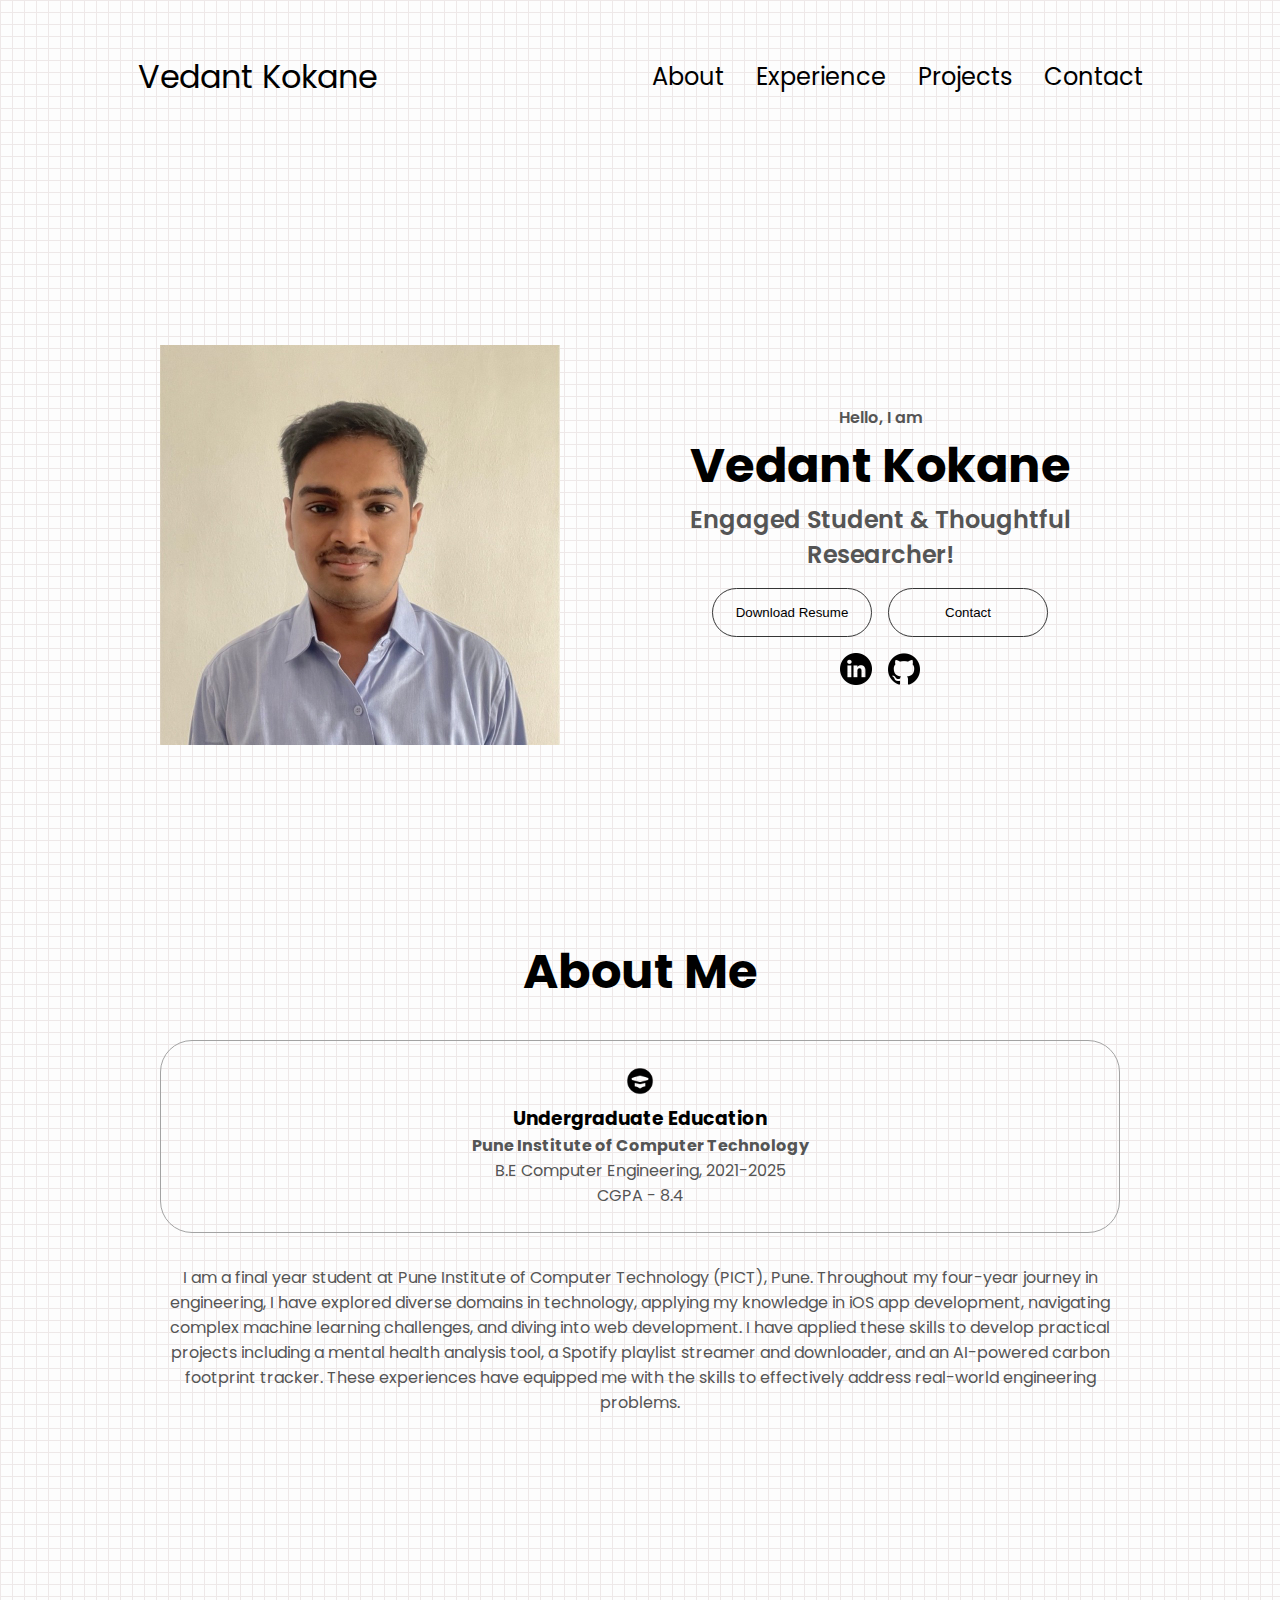
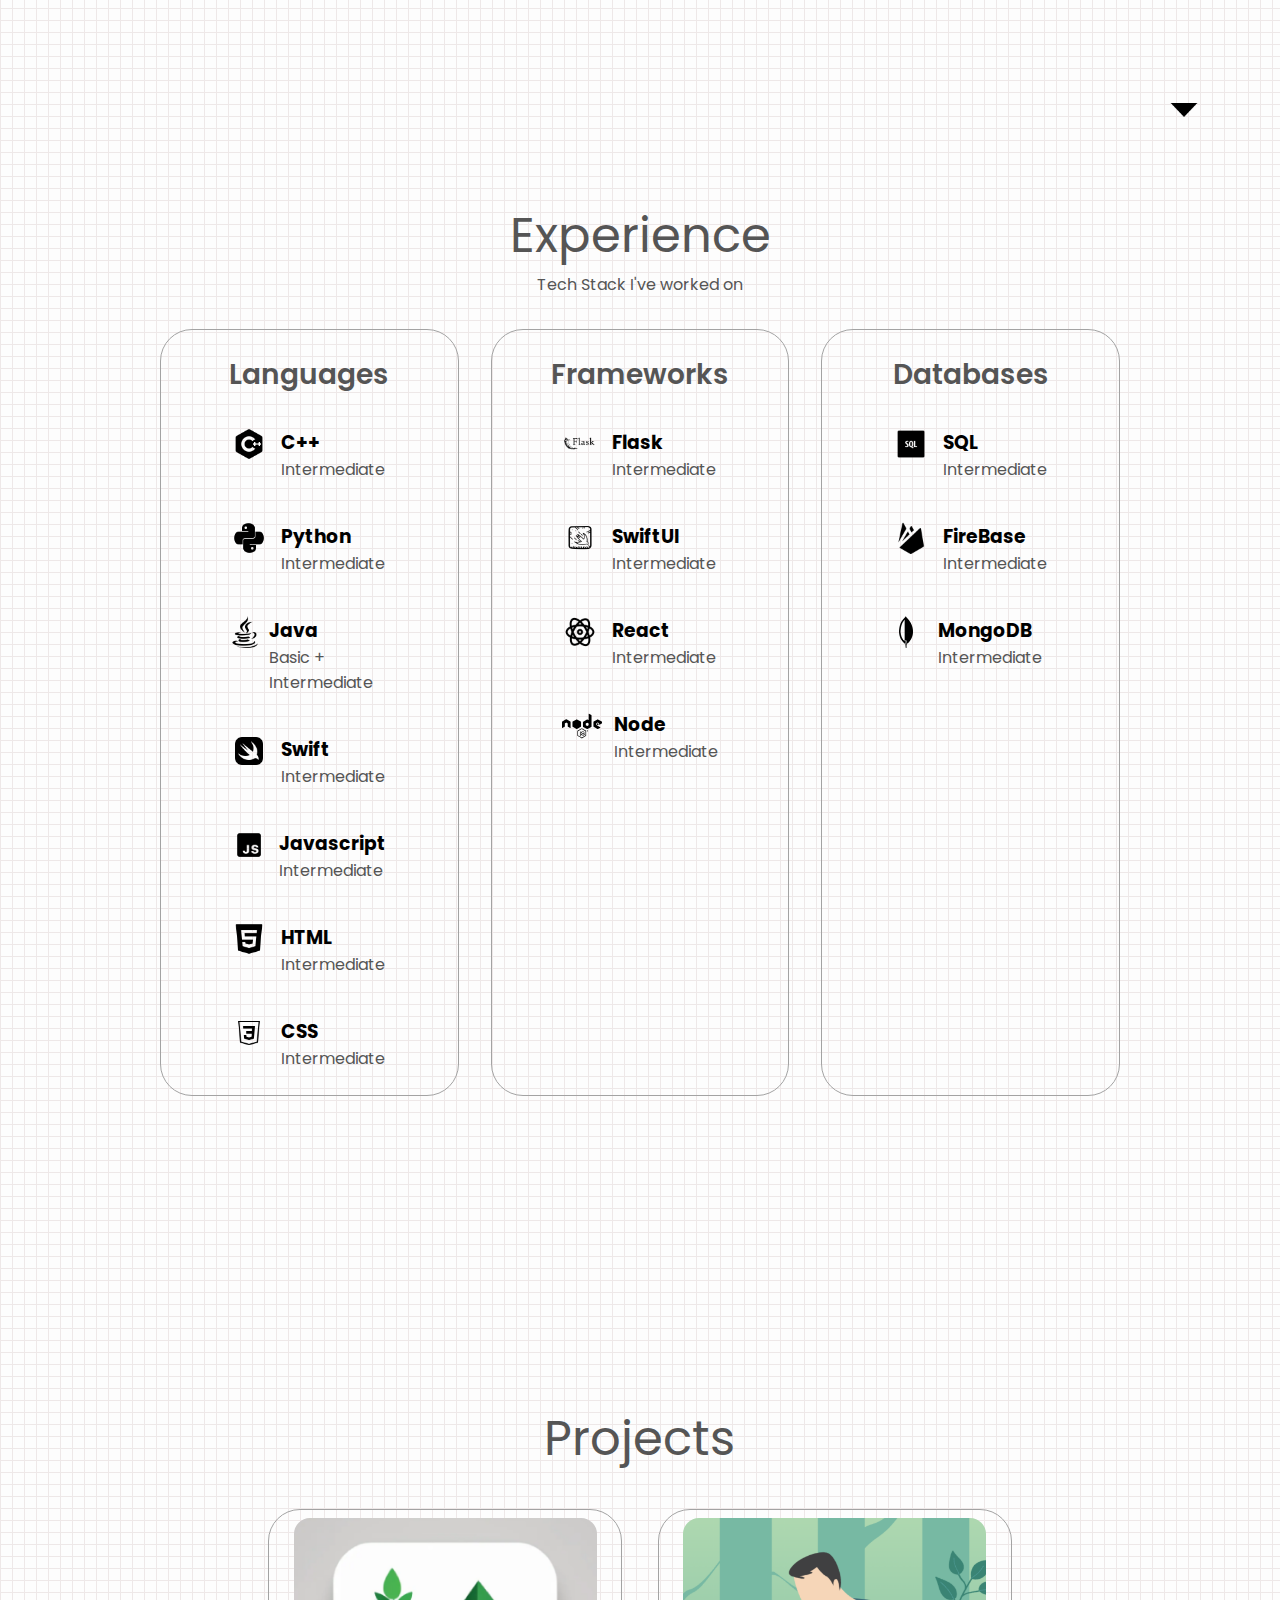
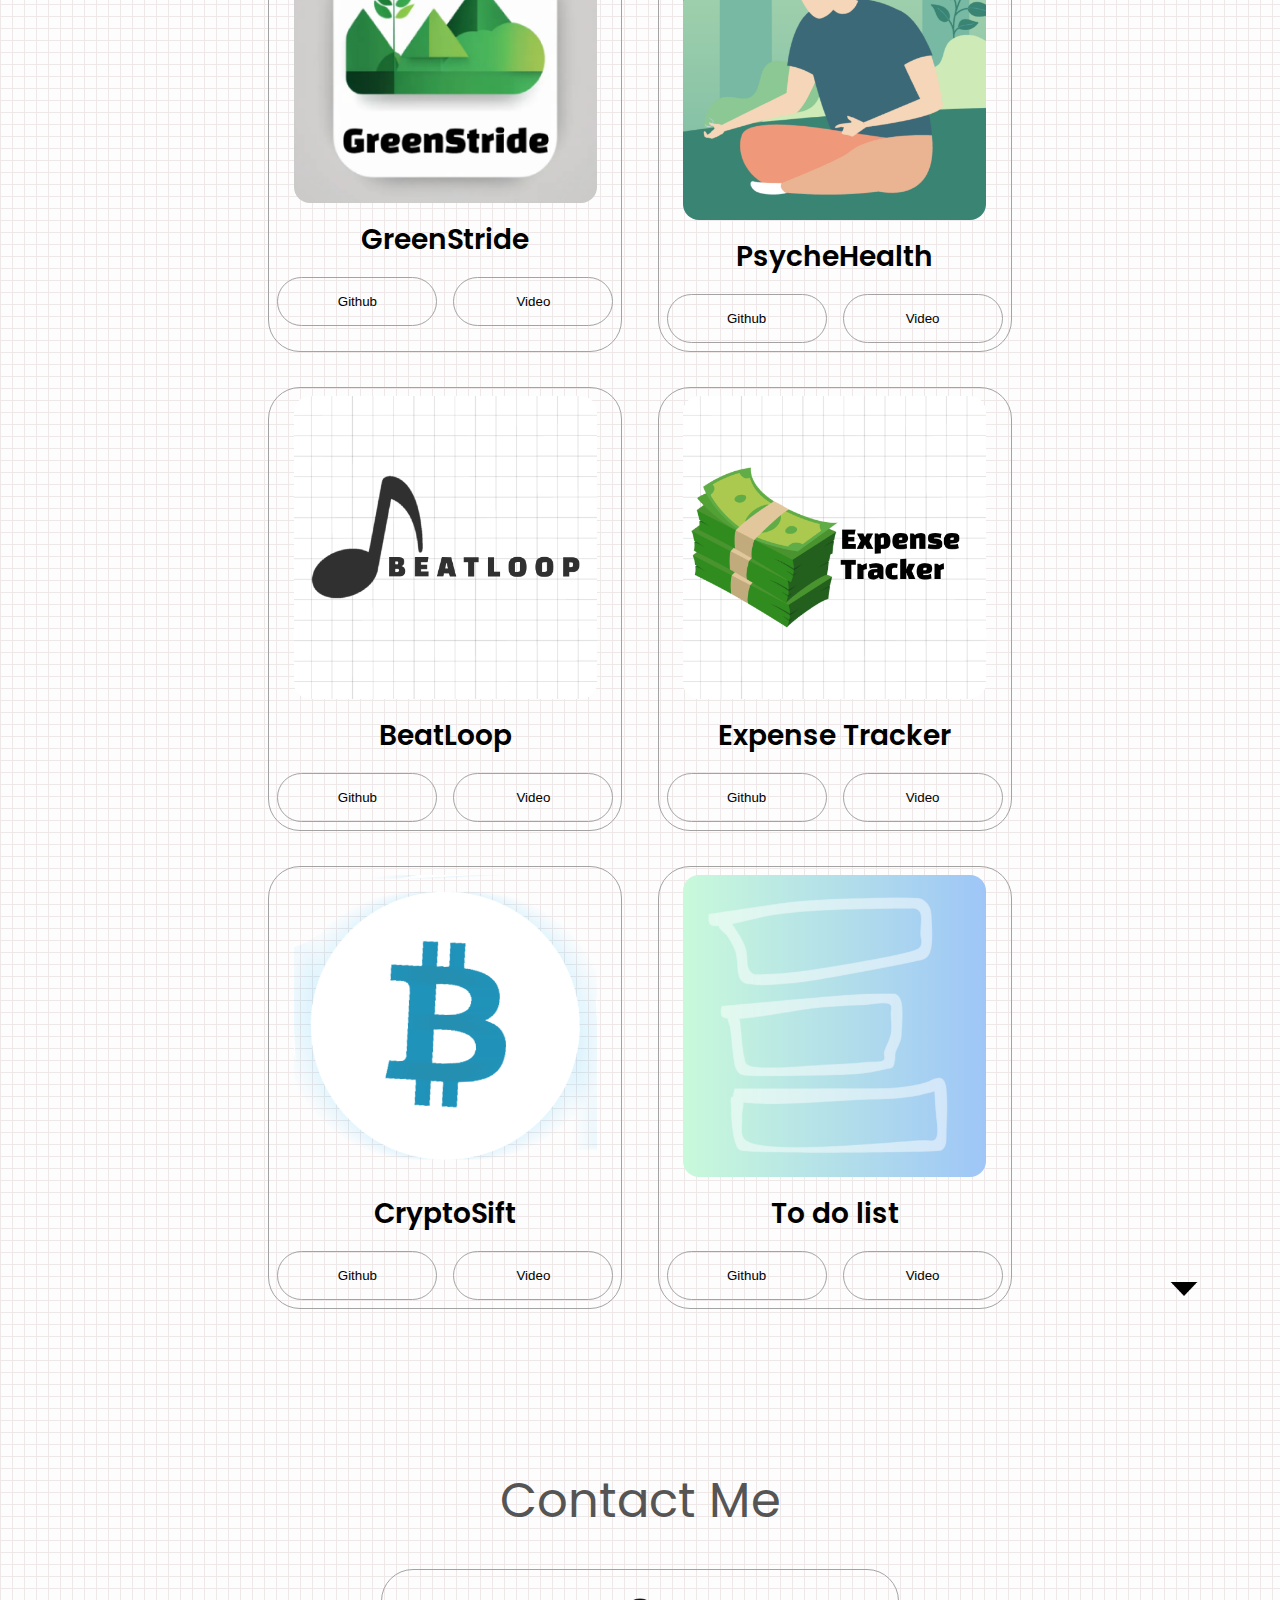
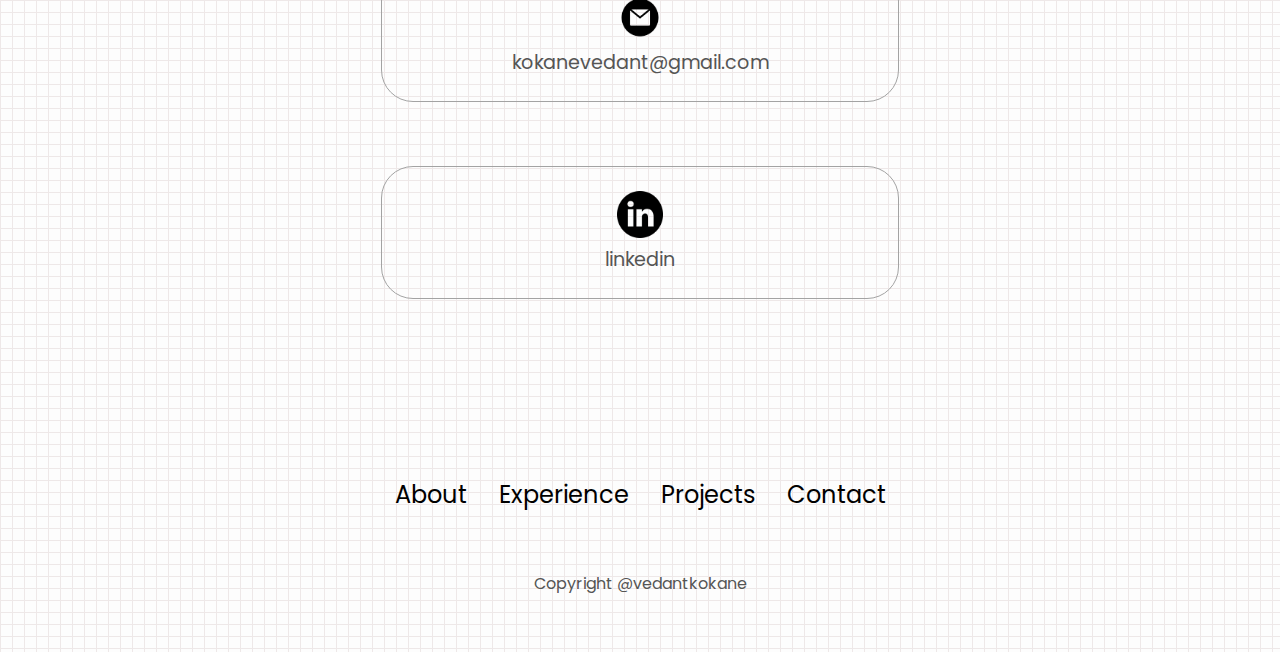
<file: index.html>
<!DOCTYPE html>
<html lang="en">
<head>
    <meta charset="UTF-8">
    <meta http-equiv="X-UA-Compatible" content="IE=edge">
    <meta name="viewport" content="width=device-width, initial-scale=1.0">
    <link rel="stylesheet" href="style.css">
    <link rel="stylesheet" href="mediaqueries.css">
    <link rel="icon" href="./assets/vedantImage.png">
    <title>Portfolio</title>
</head>
<body>
    <nav id="desktop-nav">
        <div class="logo">
            Vedant Kokane
        </div>
        <div class="nav-links">
            <li>
                <a href="#about"> About </a>
            </li>
            <li>
                <a href="#experience"> Experience </a>
            </li>
            <li>
                <a href="#projects"> Projects </a>
            </li>
            <li>
                <a href="#contact"> Contact </a>
            </li>
        </div>
    </nav>

    <nav id="hamburger-nav">
            <div class="logo">
                Vedant Kokane
            </div>
            <div class="hamburger-menu">
                <div class="hamburger-icon" onclick="toggleMenu()">
                    <span></span>
                    <span></span>
                    <span></span>
                </div>
                <div class="menu-links">
                    <li>
                        <a href="#about"  onclick="toggleMenu()"> About </a>
                    </li>
                    <li>
                        <a href="#education"  onclick="toggleMenu()"> Education </a>
                    </li>
                    <li>
                        <a href="#projects"  onclick="toggleMenu()"> Projects </a>
                    </li>
                    <li>
                        <a href="#contact"  onclick="toggleMenu()"> Contact </a>
                    </li>
                </div>
            </div>
    </nav>

    <!-- Profile Section -->
    <section id="profile">
        <div class="section__pic-container">
            <img src="./assets/vedant image.jpeg" alt="Vedant Kokane profile-pic" class="section__pic-container">
        </div>
        <div class="section__text">
            <p class="section__text__p1">Hello, I am </p>
            <h1 class="title"> Vedant Kokane</h1>
            <p class="section__text__p2">Engaged Student & Thoughtful Researcher!</p>
            <div class="btn-container">
                <button class="btn btn-color-2" onclick="window.open('./assets/resume.pdf')">Download Resume</button>
                <button class="btn btn-color-2" onclick="location.href='./#contact'">Contact</button>
            </div>
            <div id="socials-container"> 
                <img src="./assets/linkedin.png" alt="linkedin" 
                class="icon" onclick="location.href='https://www.linkedin.com/in/vedantkokane/'">
                <img src="./assets/github.png" alt="linkedin" 
                class="icon" onclick="location.href='https://github.com/vedantkokane10'">
            </div>
        </div>
    </section>

    <!-- About Section -->
    <section id="about">
        <h1 class="title"> About Me</h1>
        <div class="section-container">
                <div class="about-details-container">
                    <div class="about-containers">
                        <div class="details-container">
                            <img src="./assets/eduicon.png" alt="eduicon" class="icon">
                            <h3>Undergraduate Education</h3>
                            <p> <b>Pune Institute of Computer Technology</b> <br>  B.E Computer Engineering, 2021-2025 <br> CGPA - 8.4 </p>
                        </div>
                    </div>
                <div class="text-container">
                    <p align="center">I am a final year student at Pune Institute of Computer Technology (PICT), Pune. Throughout my four-year journey in engineering, I have explored diverse domains in technology, applying my knowledge in iOS app development, navigating complex machine learning challenges, and diving into web development. I have applied these skills to develop practical projects including a mental health analysis tool, a Spotify playlist streamer and downloader, and an AI-powered carbon footprint tracker. These experiences have equipped me with the skills to effectively address real-world engineering problems.
</p>
                </div>
            </div>
        </div>
        <img src="./assets/arrow.png" alt="arrow" class="icon arrow" onclick="location.href='#experience'">
    </section>

    <!-- Experience Section -->
    <section id="experience">
        <p class="title"> Experience </p>
        <p class="section__text__p1"> Tech Stack I've worked on </p>
        <div class="experience-details-container">
            <div class="about-containers">
                <div class="details-container">
                    <h2 class="experience-sub-title">Languages</h2>
                    <div class="article-container">
                        <article>
                            <img src="./assets/cppLogo.png" alt="expicon" class="icon">
                            <div>
                                <h3>C++</h3>
                                <p>Intermediate</p>
                            </div>
                        </article>
                        <article>
                            <img src="./assets/pythonLogo.png" alt="expicon" class="icon">
                            <div>
                                <h3>Python</h3>
                                <p>Intermediate</p>
                            </div>
                        </article>
                        <article>
                            <img src="./assets/javaLogo.png" alt="expicon" class="icon">
                            <div>
                                <h3>Java</h3>
                                <p>Basic + Intermediate</p>
                            </div>
                        </article>
                        <article>
                            <img src="./assets/swiftLogo.png" alt="expicon" class="icon">
                            <div>
                                <h3>Swift</h3>
                                <p>Intermediate</p>
                            </div>
                        </article>
                        <article>
                            <img src="./assets/javascript.png" alt="expicon" class="icon">
                            <div>
                                <h3>Javascript</h3>
                                <p>Intermediate</p>
                            </div>
                        </article>
                        <article>
                            <img src="./assets/html.png" alt="expicon" class="icon">
                            <div>
                                <h3>HTML</h3>
                                <p>Intermediate</p>
                            </div>
                        </article>
                        <article>
                            <img src="./assets/css.png" alt="expicon" class="icon">
                            <div>
                                <h3>CSS</h3>
                                <p>Intermediate</p>
                            </div>
                        </article>
                    </div>
                </div>
                <div class="details-container">
                    <h2 class="experience-sub-title">Frameworks</h2>
                    <div class="article-container">
                        <article>
                            <img src="./assets/flaskLogo.png" alt="expicon" class="icon">
                            <div>
                                <h3>Flask</h3>
                                <p>Intermediate</p>
                            </div>
                        </article>
                        <article>
                            <img src="./assets/swiftui2Logo.png" alt="expicon" class="icon">
                            <div>
                                <h3>SwiftUI</h3>
                                <p>Intermediate</p>
                            </div>
                        </article>
                        <article>
                            <img src="./assets/react.png" alt="expicon" class="icon">
                            <div>
                                <h3>React</h3>
                                <p>Intermediate</p>
                            </div>
                        </article>
                        <article>
                            <!-- <i class="fa-brands fa-node"></i> -->
                            <img src="./assets/node.svg" alt="expicon" class="icon">
                            <div>
                                <h3>Node</h3>
                                <p>Intermediate</p>
                            </div>
                        </article>
                    </div>
                </div>
                <div class="details-container">
                    <h2 class="experience-sub-title">Databases</h2>
                    <div class="article-container">
                        <article>
                            <img src="./assets/sqlLogo.png" alt="expicon" class="icon">
                            <div>
                                <h3>SQL</h3>
                                <p>Intermediate</p>
                            </div>
                        </article>
                        <article>
                            <img src="./assets/firebaseLogo.png" alt="expicon" class="icon">
                            <div>
                                <h3>FireBase</h3>
                                <p>Intermediate</p>
                            </div>
                        </article>
                        <article>
                            <img src="./assets/mongodbIcon.png" alt="expicon" class="icon">
                            <div>
                                <h3>MongoDB</h3>
                                <p>Intermediate</p>
                            </div>
                        </article>
                    </div>
                </div>
            </div>
        </div>
        <img src="./assets/arrow.png" alt="arrow" class="icon arrowExperience" onclick="location.href='#projects'">
    </section>

    <!-- Project Section -->
    <section id="projects">
        <p class="title">Projects</p>
            <div class="project-details-container">
                    <div class="about-containers">
                         <div class="details-container2 color-container">
                            <div class="article-container">
                                <img src="./assets/GreenStrideLogo.png" alt="project1" class="project-img">
                            </div>
                            <h2 class="experience-sub-title project-title">GreenStride</h2>
                            <div class="btn-container">
                                <button class="btn btn-color-2 project-btn" onclick="location.href='https://github.com/vedantkokane10/GreenStride'">
                                    Github
                                </button>
                                <button class="btn btn-color-2 project-btn" onclick="openVideoPopup('https://www.youtube.com/embed/BAy8GC4HX14?si=HkQrF-OjgqjaMEAE')">
                                    Video
                                </button>
                            </div>
                        </div>
                        <div class="details-container2 color-container">
                            <div class="article-container">
                                <img src="./assets/psychehealth.png" alt="project1" class="project-img">
                            </div>
                            <h2 class="experience-sub-title project-title">PsycheHealth</h2>
                            <div class="btn-container">
                                <button class="btn btn-color-2 project-btn" onclick="location.href='https://github.com/vedantkokane10/PsycheHealth'">
                                    Github
                                </button>
                                <button class="btn btn-color-2 project-btn" onclick="openVideoPopup('https://www.youtube.com/embed/VVDInHhMQz4')">
                                    Video
                                </button>
                            </div>
                        </div>
                        <div class="details-container2 color-container">
                            <div class="article-container">
                                <img src="./assets/BeatLoop_Project_Logo.png" alt="project1" class="project-img">
                            </div>
                            <h2 class="experience-sub-title project-title">BeatLoop</h2>
                            <div class="btn-container">
                                <button class="btn btn-color-2 project-btn" onclick="location.href='https://github.com/vedantkokane10/BeatLoop_Project'">
                                    Github
                                </button>
                                <button class="btn btn-color-2 project-btn" onclick="openVideoPopup('https://www.youtube.com/embed/RioFABIYhdY')">
                                    Video
                                </button>
                            </div>
                        </div>
                        <div class="details-container2 color-container">
                            <div class="article-container">
                                <img src="./assets/ExpenseTracker_Project_Logo.png" alt="project1" class="project-img">
                            </div>
                            <h2 class="experience-sub-title project-title">Expense Tracker</h2>
                            <div class="btn-container">
                                <button class="btn btn-color-2 project-btn" onclick="location.href='https://github.com/vedantkokane10/Expense_Tracker'">
                                    Github
                                </button>
                                <button class="btn btn-color-2 project-btn" onclick="openVideoPopup('https://www.youtube.com/embed/T9TD1WJQ4DY')">
                                    Video
                                </button>
                            </div>
                        </div>
                        <div class="details-container2 color-container">
                            <div class="article-container">
                                <img src="./assets/cryptosift.png" alt="project1" class="project-img">
                            </div>
                            <h2 class="experience-sub-title project-title">CryptoSift</h2>
                            <div class="btn-container">
                                <button class="btn btn-color-2 project-btn" onclick="location.href='https://github.com/vedantkokane10/CryptoSift'">
                                    Github
                                </button>
                                <button class="btn btn-color-2 project-btn" onclick="location.href='https://github.com/vedantkokane10/CryptoSift'">
                                    Video
                                </button>
                            </div>
                        </div>
                        <div class="details-container2 color-container">
                            <div class="article-container">
                                <img src="./assets/todoLogo.png" alt="project1" class="project-img">
                            </div>
                            <h2 class="experience-sub-title project-title">To do list</h2>
                            <div class="btn-container">
                                <button class="btn btn-color-2 project-btn" onclick="location.href='https://github.com/vedantkokane10/ToDoList-SwiftUI-'">
                                    Github
                                </button>
                                <button class="btn btn-color-2 project-btn" onclick="location.href='https://github.com/vedantkokane10/ToDoList-SwiftUI-'">
                                    Video
                                </button>
                            </div>
                        </div>
                    </div>
                </div>
            </div>
            <div id="videoModal">
                <span id="closeButton" onclick="closeVideoPopup()">&times;</span>
                <div id="videoContainer">
                </div>
            </div>
            <img src="./assets/arrow.png" alt="arrow" class="icon arrow" onclick="location.href='#contact'">
    </section>

    
    <!-- Contact section -->
    <section id="contact">
        <p class="title">Contact Me</p>
        <div class="contact-info-upper-container">
            <div class="contact-info-container">
                <a href="mailto:kokanevedant@gmail.com">
                    <img src="./assets/email.png" alt="emailicon" class="email-icon">
                    <p>kokanevedant@gmail.com</p>
                </a>
            </div>
        </div>
        
        <div class="contact-info-upper-container">
            <div class="contact-info-container">
                <a href="https://www.linkedin.com/in/vedantkokane/">
                    <img src="./assets/linkedin.png" alt="emailicon" class="icon contact">
                    <p>linkedin</p>
                </a>
            </div>
        </div>
    </section>
    <footer>
        <nav>
            <div class="nav-links-container">
                <div class="nav-links">
                    <li>
                        <a href="#about"> About </a>
                    </li>
                    <li>
                        <a href="#experience"> Experience </a>
                    </li>
                    <li>
                        <a href="#projects"> Projects </a>
                    </li>
                    <li>
                        <a href="#contact"> Contact </a>
                    </li>
                </div>
            </div>
        </nav>
        <p>Copyright @vedantkokane</p>
    </footer>
    <script src="script.js"></script>
</body>
</html>
</file>
<file: style.css>
/* General Styling */

/* added new font (poppins from gogole font) */
@import url('https://fonts.googleapis.com/css2?family=Poppins:wght@300;400;500;600&display=swap');


/* for entire page*/
*{
    margin: 0;
    padding: 0;
}

body{
    font-family: 'Poppins', sans-serif;
    /* background-color: #E5E5F7; */
    /* background-color: #fdfdfd;
    background-image:  linear-gradient(#929292 0.4px, transparent 0.4px), linear-gradient(to right, #929292 0.4px, #fdfdfd 0.4px);
    background-size: 8px 8px; */
    background-color: #fdfdfd;
    background-image:  linear-gradient(#eee8e8 0.6000000000000001px, transparent 0.6000000000000001px), linear-gradient(to right, #eee8e8 0.6000000000000001px, #fdfdfd 0.6000000000000001px);
    background-size: 12px 12px;
}

html{
    scroll-behavior: smooth;
}

p{
    color: rgb(85, 85, 85);
}

/* transition */
/* a link and button */
a, .btn{
    transition: all 300ms ease;
}

/* desktop nav */
nav, .nav-links{
    display: flex;
}

nav{
    justify-content: space-around;
    align-items: center;
    height: 17vh;
}
.nav-links{
    gap: 2rem;
    list-style: none;
    font-size: 1.5rem;
}

a{
    color: black;
    text-decoration: none;
    text-decoration-color: white;
}
a:hover{
    color: gray;
    text-decoration: underline;
    text-underline-offset: 1rem;
    text-decoration-color: rgb(185, 185, 185);
}

.logo{
    font-size: 2rem;
}

.logo:hover{
    cursor: default;
}

/* Hamburger-menu */
#hamburger-nav{
    display: none;
}

.hamburger-menu{
    position: relative;
    display: inline-block;
}

.hamburger-icon{
    display: flex;
    flex-direction: column;
    justify-content: space-between;
    height: 24px;
    width: 30px;
    cursor: pointer;
}

.hamburger-icon span{
    width: 100%;
    height: 2px;
    background-color: black;
    transition: all 0.3 ease-in-out;
}

.menu-links{
    position: absolute;
    top: 100%;
    right: 0;
    background-color: white;
    width: fit-content;
    max-height: 0;
    overflow: hidden;
    transition: all 0.3 ease-in-out;
}
.menu-links a{
    display: block;
    padding: 10px;
    text-align: center;
    font-size: 1.5rem;
    color: black;
    text-decoration: none;
    transition: all 0.3 ease-in-out;
}

.menu-links li{
    list-style: none;
}

.menu-links.open{
    max-height: 300px;
}

.hamburger-icon.open span:first-child{
    transform: rotate(45deg) translate(10px,5px);
}

.hamburger-icon.open span:nth-child(2){
    opacity: 0;
}
.hamburger-icon.open span:nth-child(3){
    transform: rotate(-45deg) translate(10px,-5px);
}
.hamburger-icon span:first-child{
    transform: none;
}
.hamburger-icon span:first-child{
    opacity: 1;
}
.hamburger-icon span:first-child{
    transform: none;
}

/* Sections
there will be about profile sections */
section{
    padding-top: 4vh;
    height: 96vh;
    margin: 0 10rem;
    box-sizing: border-box;
    min-height: fit-content;
}
.section-container{
    display: flex;
}

/* profile section */
#profile{
    display: flex;
    justify-content: center;
    gap: 5rem;
    height: 80vh;
}

.section__pic-container{
    display: flex;
    height: 400px;
    width: 400px;
    margin: auto 0;
}

.section__text{
    align-self: center;
    text-align: center;
}

.section__text p{
    font-weight: 600;
}

.section__text__p1{
    text-align: center;
}
.section__text__p2{
    font-size: 1.5rem;
    margin-bottom: 1rem;
}

.title{
    font-size: 3rem;
    text-align: center;
}

#socials-container{
    display: flex;
    justify-content: center;
    margin-top: 1rem;
    gap: 1rem;
}

/* ICONs */
.icon{
    cursor: [pointer];
    height: 2rem;
}

/* Buttons */
.btn-container{
    display: flex;
    justify-content: center;
    gap: 1rem;

}

.btn{
    transition: all 300ms ease;
    padding : 1rem;
    width:10rem;
    border-radius: 2rem;
}

.btn-color-1,
.btn-color-2{
    border: rgb(53, 53, 53) 0.1rem solid;
}
.btn-color-1 :hover,
.btn-color-2 :hover{
    cursor: pointer;
}

.btn-color-1,
.btn-color-2 :hover{
    background: rgb(53, 53, 53);
    color: white;
}
.btn-color-1:hover{
    background: rgb(0,0,0);
    
}
.btn-color-2{
    background: none;
}
.btn-color-2:hover{
    border: rgb(255,255,255) 0.1rem solid;
}

.btn-container{
    gap: 1rem;
}

/* about section */

#about{
    position: relative;
}

.about-containers{
    gap: 2rem;
    margin-bottom: 2rem;
    margin-top: 2rem;
}

.about-details-containers{
    justify-content: center;
    flex-direction: column;

}

.about-containers , .about-details-containers{
    display: flex;
}

.about-pic{
    border-radius: 2rem;
}

.arrow{
    position: absolute;
    right: -5rem;
    bottom: 2.5rem;
}

.details-container{
    padding: 1.5rem;
    flex: 1;
    /* background: white; */
    border-radius: 2rem;
    border: rgb(53, 53, 53) 0.1rem solid;
    border-color: rgb(163, 163, 163);
    text-align: center;
}

.section-container{
    gap: 4rem;
    height: 80%;
}

.section__pic-container{
    height: 400px;
    width: 400px;
    margin: auto 0;
}

/* experience section */
#experience{
    position: relative;
}

.experience-sub-title{
    color: rgb(85, 85, 85);
    font-weight: 600;
    font-size: 1.75rem;
    margin-bottom: 2rem;
}

.experience-details-container{
    display: flex;
    justify-content: center;
    flex-direction: column;
}

.article-container{
    display: flex;
    text-align: initial;
    flex-wrap: wrap;
    flex-direction: row;
    gap: 2.5rem;
    justify-content: space-around;
}

article{
    display: flex;
    width: 10rem;
    justify-content: space-around;
    gap: 0.5em;
}

article.icon{
    cursor: pointer;
}

/* Project section */
#projects{
    margin-top: 200px;
    position: relative;
    height: 140vh;
     /* increase this height to add more projects below */
}

.color-container{
    border-color: rgb(163, 163, 163);
}

.project-img{
    border-radius: 1rem;
    width: 90%;
    height: 90%;
}

.project-title{
    margin: 1rem;
    color: black;
}

.project-btn{
    color:black;
    border-color: rgb(163, 163, 163);
}

.project-details-container{
    display: flex;
    justify-content: center;
    flex-direction: row;
    flex-wrap: wrap;
}

.project-article-container{
    display: flex;
    text-align: initial;
    flex-wrap: wrap;
    flex-direction: row;
    gap: 2.5rem;
    justify-content: space-around;
}

.details-container2{
    padding: 0.5rem;
    flex: 1;
    /* background: white; */
    border-radius: 2rem;
    border: rgb(53, 53, 53) 0.1rem solid;
    border-color: rgb(163, 163, 163);
    text-align: center;
    
}


/* Contact section */

#contact{
    display: flex;
    justify-content: center;
    flex-direction: column;
    height: 75vh;
}

.contact-info-upper-container {
    display: flex;
    justify-content: center;
    border-radius: 2rem;
    border: rgb(53, 53, 53) 0.1rem solid;
    border-color: rgb(163, 163, 163);
    margin: 2rem auto;
    padding: 0.5rem;
    width: 500px;
    align: center;
}

.contact-info-container {
    display: flex;
    flex-direction: column; /* Align items in a column */
    align-items: center;
    justify-content: center;
    gap: 0.5rem;
    margin: 1rem;
    text-align: center; /* Center the text */
}

.contact-info-container a {
    text-decoration: none;
    color: inherit;
}

.contact-info-container img {
    max-width: 10%;
    height: auto;
}


.contact-info-container p{
    font-size: larger;
}

.contact-icon{
    cursor: default;
}

.email-icon{
    height: 2.5rem;
}

/* footer */

footer{
    height: 26vh;
    margin: 0 1rem;
}

footer p{
    text-align: center;
}



/* Styles for the modal */
#videoModal {
    display: none;
    position: fixed;
    top: 0;
    left: 0;
    width: 100%;
    height: 100%;
    background-color: rgba(0, 0, 0, 0.7);
    align-items: center;
    justify-content: center;
}

#videoContainer {
    position: relative;
    width: 600px;
    height: 375px;
}

#closeButton {
    position: absolute;
    top: 10px;
    right: 10px;
    cursor: pointer;
    color: #fff;
    font-size: 20px;
   
}


.section__pic-container{
    background-size: cover;
    animation: profile__animate 8s ease-in-out infinite 1s;
    /* box-shadow: inset 0 0 0 9px rgb(255 255 255 / 30%); */
    justify-self: center;
}


@keyframes profile__animate {
    0% {
        border: 0 solid #444343;
        border-radius: 60% 40% 30% 70%/60% 30% 70% 40%;
    }
    5% {
        border: 9px solid #b0b0b0;
        border-radius: 60% 40% 30% 70%/60% 30% 70% 40%;
    }
    45% {
        border: 9px solid #b0b0b0;
        border-radius: 30% 60% 70% 40%/50% 60% 30% 60%;
    }
    95% {
        border: 9px solid #b0b0b0;
        border-radius: 60% 40% 30% 70%/60% 30% 70% 40%;
    }
    100% {
        border: 0 solid #b0b0b0;
        border-radius: 60% 40% 30% 70%/60% 30% 70% 40%;
    }
}


.arrowExperience{
    position: relative;
    right: -75rem;
    
    bottom:1rem;
}


/* Additional changes */

.project-details-container {
    display: flex;
    justify-content: center;
    flex-wrap: wrap;
}

.about-containers {
    display: flex;
    flex-wrap: wrap;
    justify-content: center;
}

.details-container2 {
    flex: 0 1 calc(33.33% - 2rem); /* Set width to 33.33% minus some margin */
    margin: 0.1rem; /* Add some margin for spacing between cards */
    box-sizing: border-box; /* Include padding and border in the element's total width and height */
}

@media (max-width: 768px) {
    .details-container2 {
        flex: 0 1 calc(50% - 2rem); /* On smaller screens, show 2 cards per row */
    }
}

@media (max-width: 480px) {
    .details-container2 {
        flex: 0 1 calc(100% - 2rem); /* On very small screens, show 1 card per row */
    }
}

.project-article-container {
    display: flex;
    text-align: initial;
    flex-wrap: wrap;
    flex-direction: row;
    gap: 2.5rem;
    justify-content: space-around;
}
</file>
<file: mediaqueries.css>
@media screen and (max-width: 1400px) {
    #profile {
        height: 83vh;
        margin-bottom: 0rem;
    }
    /* .about-containers {
        flex-wrap: wrap;
    } */
    #project{
        margin-top: 15rem;
    }
}

@media screen and (max-width: 1200px) {
    #desktop-nav {
        display: none;
    }
    #hamburger-nav {
        display: flex;
    }
    #experience{
        margin-top: 17rem;
    }
    
    #about{
        margin-top: 5rem;
        margin-bottom: 10rem;
    }

    .about-containers{
        margin-top: 0rem;
    }

    #profile, .section-container {
        display: block;
    }
    .arrow {
        display: none;
    }
    section, .section-container {
        height: fit-content;
    }
    section {
        margin: 0 5%;
    }

    .section__pic-container {
        width: 75px;
        height: 75px;
        margin: 0 auto 2rem;
    }
    .about-containers {
        margin-top: 0;
    }

    #project{
        margin-top: 15rem;
    }
    
}

@media screen and (max-width: 600px) {
    #contact, footer {
        height: 40vh;
        /* margin-top: 15rem; */
    }
    #contact{
        margin-top: 30rem;
    }
    #profile {
        height: 83vh;
        margin-bottom: 0;
    }

    article {
        font-size: 1rem;
    }

    footer nav {
        height: fit-content;
        margin-bottom: 2rem;
    }

    .about-containers, .contact-info-upper-container, .btn-container {
        flex-wrap: wrap;
    }

    .contact-info-container {
        margin: 0;
    }
    .contact-info-container p, .nav-links, a {
        font-size: 1rem;
    }
    .nav-links {
        flex-direction: column;
        gap: 0.5rem;
        text-align: center;
    }

    .section-container {
        width: auto;
        height: 46vh;
        justify-content: center;
    }
    
}

/* when screen size is lower than 1200 px desktop-nav will disppear */
</file>
